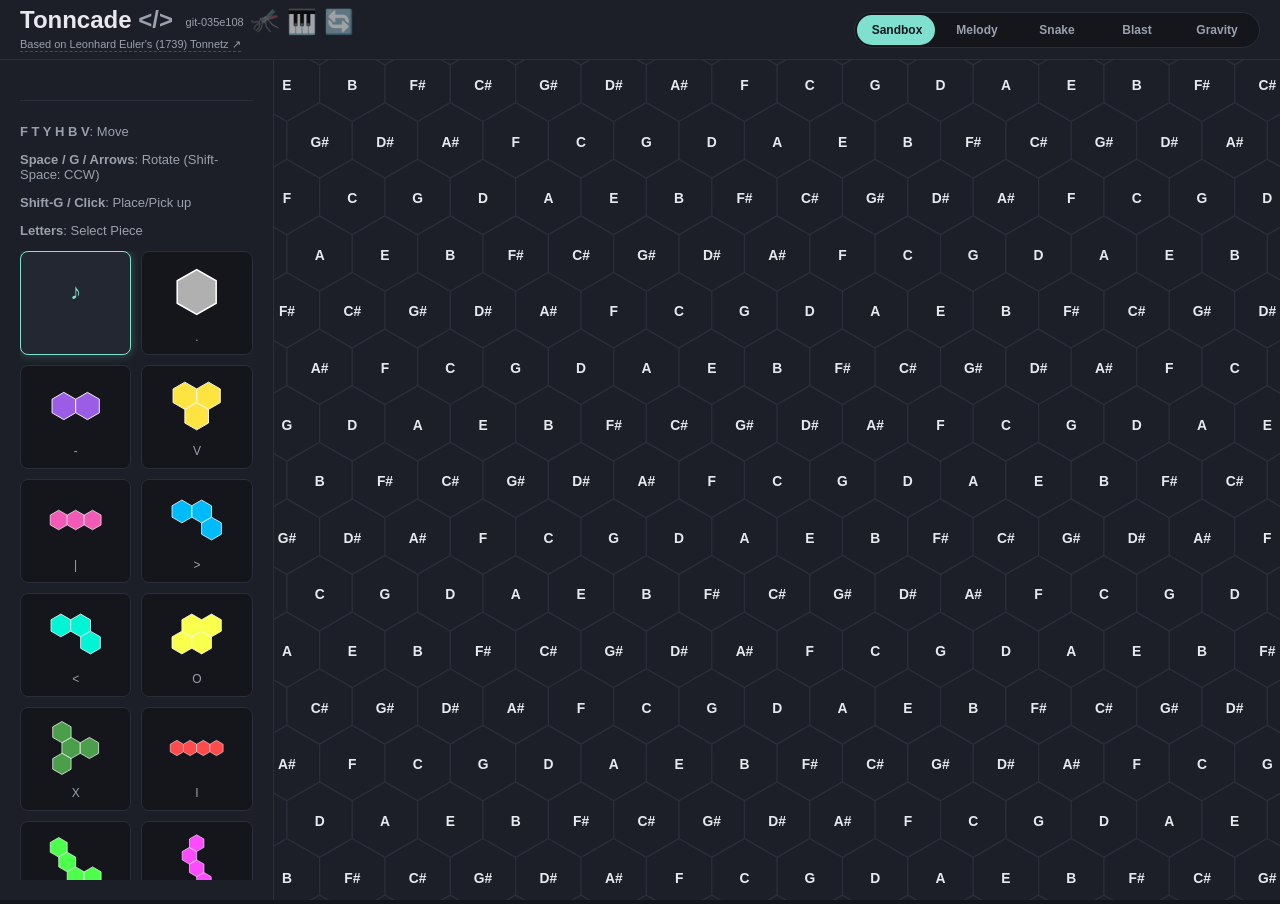
<file: index.html>
<!DOCTYPE html>
<html lang="en">
<!--
Copyright (C) 2026  Gregory Marton

This file is part of Tonncade. Tonncade is free software: you can redistribute it and/or
modify it under the terms of the GNU General Public License as published by the Free
Software Foundation, either version 3 of the License, or (at your option) any later version.
See the LICENSE file, or <https://www.gnu.org/licenses/gpl-3.0.html>, for details.
-->
<head>
    <meta charset="utf-8">
    <meta name="viewport" content="width=device-width, initial-scale=1, viewport-fit=cover">
    <title>Tonncade</title>
    <link rel="icon" type="image/svg+xml" href="favicon.svg">
    <link rel="manifest" href="manifest.json">
    <meta name="theme-color" content="#7fe0d0">
    <link rel="stylesheet" href="css/style.css">
</head>
<body>
    <div id="app">
        <header id="top-header">
            <div id="top-drawer">
                <div class="header-left" id="menu-toggle" style="display: flex; flex-direction: column; justify-content: center; gap: 2px;">
                    <h1 id="game-title" style="margin: 0; line-height: 1.1; font-size: 24px;">Tonncade
                        <a href="https://github.com/gregory-marton/Tonncade" target="_blank" rel="noopener noreferrer" id="see-the-code-link"
                           aria-label="View source code on GitHub" title="View source code on GitHub"
                           style="color: var(--dim); text-decoration: none; transition: color 0.15s ease;"
                           onmouseover="this.style.color='var(--accent)'"
                           onmouseout="this.style.color='var(--dim)'">&lt;/&gt; <span class="version-tag">local</span></a>
                        <a href="#" id="report-bug-link"
                           aria-label="Report a bug on GitHub" title="Report a bug on GitHub"
                           style="text-decoration: none; opacity: 0.6; transition: opacity 0.15s ease;"
                           onmouseover="this.style.opacity='1'"
                           onmouseout="this.style.opacity='0.6'">&#x1F99F;</a>
                        <button type="button" id="midi-connect-btn"
                           aria-label="Connect a MIDI keyboard" title="Connect a MIDI keyboard"
                           style="background: none; border: none; cursor: pointer; padding: 0; width: auto; font-size: 1em; opacity: 0.6; transition: opacity 0.15s ease; vertical-align: middle;"
                           onmouseover="this.style.opacity='1'"
                           onmouseout="this.style.opacity=this.classList.contains('connected') ? '1' : '0.6'">&#x1F3B9;</button>
                        <button type="button" id="rotate-view-btn"
                           aria-label="Rotate the Tonnetz view" title="Rotate the Tonnetz view"
                           style="background: none; border: none; cursor: pointer; padding: 0; width: auto; font-size: 1em; opacity: 0.6; transition: opacity 0.15s ease; vertical-align: middle;"
                           onmouseover="this.style.opacity='1'"
                           onmouseout="this.style.opacity='0.6'">&#x1F504;</button>
                    </h1>
                    <a href="https://en.wikipedia.org/wiki/Special:MyLanguage/Tonnetz" target="_blank" rel="noopener noreferrer"
                       style="color: var(--dim); font-size: 11px; text-decoration: none; border-bottom: 1px dashed rgba(255, 255, 255, 0.2); transition: color 0.15s ease; width: fit-content;"
                       onmouseover="this.style.color='var(--accent)'"
                       onmouseout="this.style.color='var(--dim)'">
                        Based on Leonhard Euler's (1739) Tonnetz ↗
                    </a>
                </div>
                <div id="mode-controls">
                    <div class="mode-slider">
                        <div class="mode-slider-active"></div>
                        <div class="mode-option active" data-mode="sandbox">Sandbox</div>
                        <div class="mode-option" data-mode="midi">Melody</div>
                        <div class="mode-option" data-mode="snake">Snake</div>
                        <div class="mode-option" data-mode="blast">Blast</div>
                        <div class="mode-option" data-mode="gravity">Gravity</div>
                    </div>
                </div>
                <div id="drawer-injected-tools" style="display: none; padding: 10px; border-top: 1px solid var(--border);"></div>
            </div>
            
            <div id="mobile-always-visible" class="mobile-only" style="width: 100%;">
                <div id="sandbox-mobile-tools" style="display: none;"></div>
                <div id="midi-mobile-tools" style="display: none;"></div>
            </div>
            
            <div id="drawer-handle" class="mobile-only"></div>
        </header>

        <div id="main-content">
            <aside id="sidebar">
                <div id="blast-stats" style="display: none;">
                    <div class="control-buttons">
                        <button id="blast-reset">Restart</button>
                    </div>
                    <div class="stats-panel">
                        <p>Lines: <span id="lines-count">0</span></p>
                        <p>Best: <span id="blast-best-count">0</span></p>
                    </div>
                </div>

                <!-- Gravity Mode Controls & Stats -->
                <div id="gravity-controls" style="display: none;">
                    <div class="control-buttons">
                        <button id="gravity-start-pause">Pause</button>
                        <button id="gravity-reset">Restart</button>
                    </div>
                    <div class="stats-panel">
                        <p>Lines: <span id="gravity-lines-count">0</span></p>
                        <p>Best: <span id="gravity-best-count">0</span></p>
                        <p>Speed: <span id="gravity-speed-level">1.0x</span></p>
                    </div>
                </div>

                <!-- MIDI Mode Controls & Stats -->
                <div id="midi-controls" style="display: none;">
                    <div id="midi-upload-group" class="control-group">
                        <label for="midi-file-input" class="custom-file-upload">
                            Upload MIDI File
                        </label>
                        <input id="midi-file-input" type="file" accept=".mid,.midi" style="display: none;" />
                        <span id="midi-filename">Default: Hot Cross Buns</span>
                    </div>
                    <!-- Chrome-only progressive enhancement (File System Access API) --
                         js/midi-folder.js shows this instead of #midi-upload-group above when
                         supported, so a folder of songs can be set once and browsed via a
                         dropdown instead of re-picking a single file every time. -->
                    <div id="midi-folder-group" class="control-group" style="display: none;">
                        <button type="button" id="midi-choose-folder-btn">Choose MIDI Folder</button>
                        <span id="midi-folder-status">Default: Hot Cross Buns</span>
                        <select id="midi-folder-files" style="display: none; margin-top: 6px; width: 100%; padding: 2px; background: rgba(0,0,0,0.5); color: white; border: 1px solid var(--border); border-radius: 4px;"></select>
                    </div>
                    <div id="midi-actions-group" class="control-buttons" style="margin-top: 10px; display: flex; flex-direction: column; gap: 8px;">
                        <div style="display: flex; gap: 10px; align-items: center;">
                            <label for="midi-difficulty" style="font-size: 13px;">Difficulty:</label>
                            <select id="midi-difficulty" style="flex: 1; padding: 2px; background: rgba(0,0,0,0.5); color: white; border: 1px solid var(--border); border-radius: 4px;">
                                <option value="easy" selected>Easy</option>
                                <option value="medium">Medium</option>
                                <option value="hard">Hard</option>
                            </select>
                        </div>
                        <div style="display: flex; gap: 8px; flex-direction: row; width: 100%;">
                            <button id="midi-play-preview" style="flex: 1;">Play Melody</button>
                            <button id="midi-game-restart" style="flex: 1;">Restart Game</button>
                        </div>
                    </div>
                    <div id="midi-stats-group" class="stats-panel" style="margin-top: 15px;">
                        <div id="midi-counts-row" style="display: flex; gap: 10px;">
                            <p>Current Streak: <span id="midi-current-streak">0</span></p>
                            <p>Longest Streak: <span id="midi-best-streak">0</span></p>
                        </div>
                        <p id="midi-game-status" style="font-size: 13px; color: var(--accent); margin-top: 10px; font-weight: bold; line-height: 1.4;">Listen to the notes...</p>
                        <p id="midi-note-list" style="font-size: 13px; color: var(--dim); margin-top: 4px; min-height: 18px; font-weight: bold;"></p>
                    </div>
                    <div id="midi-keyboard-instructions" class="desktop-only" style="margin-top: 15px; border-top: 1px solid var(--border); padding-top: 10px; font-size: 11px; color: var(--dim);">
                        <p style="margin: 0 0 5px 0;"><strong>Keyboard Play Controls:</strong></p>
                        <p style="margin: 2px 0;"><strong>Row 1-0</strong>: Number row</p>
                        <p style="margin: 2px 0;"><strong>Row q-p</strong>: Top letter row</p>
                        <p style="margin: 2px 0;"><strong>Row a-;</strong>: Middle letter row</p>
                        <p style="margin: 2px 0;"><strong>Row z-/</strong>: Bottom letter row</p>
                        <p style="margin: 2px 0;"><strong>Shift + Letters</strong>: Higher octaves</p>
                    </div>
                </div>

                <!-- Snake Mode Controls & Stats -->
                <div id="snake-controls" style="display: none;">
                    <div class="control-buttons" style="margin-top: 10px; display: flex; flex-direction: column; gap: 8px;">
                        <button id="snake-start-pause">Pause</button>
                        <button id="snake-reset">Restart</button>
                    </div>
                    <div class="stats-panel" style="margin-top: 15px;">
                        <p>Score: <span id="snake-score">0</span></p>
                        <p>Best: <span id="snake-best-score">0</span></p>
                    </div>
                    <div id="snake-keyboard-instructions" class="desktop-only" style="margin-top: 15px; border-top: 1px solid var(--border); padding-top: 10px; font-size: 11px; color: var(--dim);">
                        <p style="margin: 0 0 5px 0;"><strong>Keyboard Steering (surrounds G):</strong></p>
                        <p style="margin: 2px 0;"><strong>T</strong>: Up-Left (↖)</p>
                        <p style="margin: 2px 0;"><strong>Y</strong>: Up-Right (↗)</p>
                        <p style="margin: 2px 0;"><strong>F</strong>: Left (◀)</p>
                        <p style="margin: 2px 0;"><strong>H</strong>: Right (▶)</p>
                        <p style="margin: 2px 0;"><strong>V</strong>: Down-Left (↙)</p>
                        <p style="margin: 2px 0;"><strong>B</strong>: Down-Right (↘)</p>
                    </div>
                </div>

                <div id="palette">
                    <div id="piece-list"></div>
                </div>

                <!-- Sandbox Mode Chord Guide -->
                <div id="sandbox-guide" style="display: none; margin-top: 15px; border-top: 1px solid var(--border); padding-top: 15px;">
                    <h3 style="margin: 0 0 10px 0; font-size: 14px; color: var(--accent); display: flex; align-items: center; gap: 6px;">
                        <span>🎵</span> Chord Guide
                    </h3>
                    <div class="control-group" style="display: flex; gap: 6px; align-items: center;">
                        <select id="chord-guide-select" style="flex: 1; min-width: 0; padding: 6px; background: #1c202a; border: 1px solid var(--border); color: #fff; border-radius: 4px; font-family: monospace; font-size: 13px;">
                            <option value="">-- Choose a Chord --</option>
                            <optgroup label="Basic Chords" style="background: #1c202a; color: var(--accent);">
                                <option value="major">Major Triad</option>
                                <option value="minor">Minor Triad</option>
                                <option value="m7">Minor 7th</option>
                                <option value="maj7">Major 7th</option>
                                <option value="7">Dominant 7th</option>
                                <option value="5">Perfect Fifth</option>
                                <option value="sus4">Sus4 Triad</option>
                                <option value="sus2">Sus2 Triad</option>
                            </optgroup>
                            <optgroup label="Advanced & Jazz Chords" style="background: #1c202a; color: #f0b97f;">
                                <option value="mMaj7">Minor-Major 7th</option>
                                <option value="7b5">Dominant 7b5</option>
                                <option value="7#5">Augmented 7th (7#5)</option>
                                <option value="maj7#5">Augmented Major 7th</option>
                                <option value="add9">Major Add9</option>
                                <option value="madd9">Minor Add9</option>
                                <option value="7b9">Dominant 7b9 (shell)</option>
                                <option value="7#9">Dominant 7#9 (Hendrix)</option>
                                <option value="7sus2">7sus2 Chord</option>
                                <option value="quartal">Quartal Stack</option>
                            </optgroup>
                        </select>
                        <button id="chord-guide-reset" type="button" title="Clear chord guide" aria-label="Clear chord guide" style="display: none; flex-shrink: 0; width: 28px; height: 28px; padding: 0; border-radius: 4px; border: 1px solid var(--border); background: #1c202a; color: var(--dim); cursor: pointer; font-size: 14px; line-height: 1;">✕</button>
                    </div>
                    <div id="chord-guide-results" style="margin-top: 10px; font-size: 12px; color: var(--dim); line-height: 1.4;"></div>
                </div>

                <div id="controls">
                    <p class="desktop-only"><strong>F T Y H B V</strong>: Move</p>
                    <p class="desktop-only"><strong>Space / G / Arrows</strong>: Rotate (Shift-Space: CCW)</p>
                    <p id="placement-controls" class="desktop-only"><strong>Shift-G / Click</strong>: <span id="click-action">Place/Pick up</span></p>
                    <p id="sandbox-controls" class="desktop-only"><strong>Letters</strong>: Select Piece</p>
                </div>

                <!-- Mobile virtual controls pad: single row in portrait, split into two
                     clusters (with the down button duplicated on both sides) in landscape -->
                <div id="mobile-controls" style="display: none;">
                    <div class="gravity-pad-cluster gravity-pad-left">
                        <button id="m-btn-left" class="m-btn">◀</button>
                        <button id="m-btn-ccw" class="m-btn">↺</button>
                        <button id="m-btn-action" class="m-btn">▼</button>
                    </div>
                    <div class="gravity-pad-cluster gravity-pad-right">
                        <button id="m-btn-action-2" class="m-btn">▼</button>
                        <button id="m-btn-cw" class="m-btn">↻</button>
                        <button id="m-btn-right" class="m-btn">▶</button>
                    </div>
                </div>

                <!-- Snake mobile virtual controls pad: two thumb clusters, split left/right -->
                <div id="snake-mobile-controls" style="display: none;">
                    <div class="snake-pad-cluster snake-pad-left">
                        <button id="snake-btn-ul" class="m-btn" aria-label="Up-Left">↖</button>
                        <button id="snake-btn-left" class="m-btn" aria-label="Left">◀</button>
                        <button id="snake-btn-dl" class="m-btn" aria-label="Down-Left">↙</button>
                    </div>
                    <div class="snake-pad-cluster snake-pad-right">
                        <button id="snake-btn-ur" class="m-btn" aria-label="Up-Right">↗</button>
                        <button id="snake-btn-right" class="m-btn" aria-label="Right">▶</button>
                        <button id="snake-btn-dr" class="m-btn" aria-label="Down-Right">↘</button>
                    </div>
                </div>
            </aside>

            <main id="game-container">
                <svg id="tonnetz-svg"></svg>


            </main>
        </div>
    </div>

    <!-- Core Scripts -->
    <script src="js/version.js"></script>
    <script src="js/replay.js"></script>
    <script src="js/tonnetz.js"></script>
    <script src="js/synth.js"></script>
    <script src="js/pieces.js"></script>
    <script src="js/board.js"></script>
    <script src="js/render.js"></script>
    <script src="js/sandbox.js"></script>
    <script src="js/blast.js"></script>
    <script src="js/gravity.js"></script>
    <script src="js/midi.js"></script>
    <script src="js/midi-folder.js"></script>
    <script src="js/midi-input.js"></script>
    <script src="js/snake.js"></script>
    <script src="js/main.js"></script>
</body>
</html>
</file>
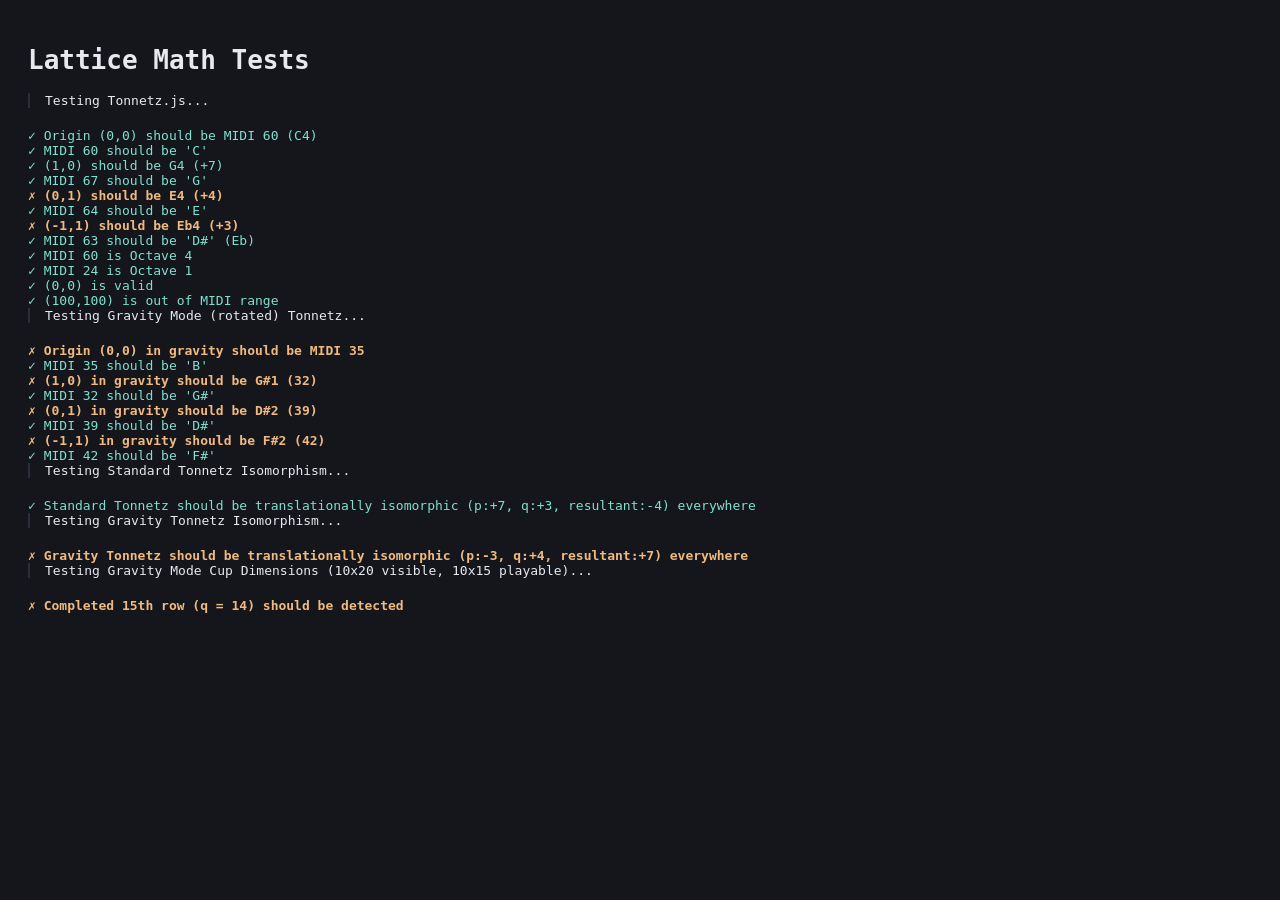
<file: tests/test.html>
<!DOCTYPE html>
<html>
<head>
    <title>Tonncade - Unit Tests</title>
    <style>
        body { font-family: monospace; background: #14161c; color: #e7e9ee; padding: 20px; }
        .pass { color: #7fe0d0; }
        .fail { color: #f0b97f; font-weight: bold; }
        .group { margin-bottom: 20px; border-left: 2px solid #2a2e3a; padding-left: 15px; }
    </style>
</head>
<body>
    <h1>Lattice Math Tests</h1>
    <div id="results"></div>

    <!-- Mock DOM elements for App setup -->
    <div style="display:none;">
        <svg id="tonnetz-svg"></svg>
        <div id="puzzle-stats"></div>
        <div id="chop-controls"></div>
        <div id="click-action"></div>
        <div class="mode-slider-active"></div>
        <div class="mode-option" data-mode="midi"></div>
        <div class="mode-option" data-mode="chop"></div>
        <div class="mode-option" data-mode="snake"></div>
        <div class="mode-option" data-mode="puzzle"></div>
        <div class="mode-option" data-mode="gravity"></div>
        <div id="mobile-controls"></div>
        <div id="gravity-controls"></div>
        <div id="midi-controls"></div>
        <div id="snake-controls"></div>
        <div id="placement-controls"></div>
        <button id="m-btn-ccw"></button>
        <button id="m-btn-cw"></button>
        <button id="m-btn-ul"></button>
        <button id="m-btn-ur"></button>
        <button id="m-btn-left"></button>
        <button id="m-btn-right"></button>
        <button id="m-btn-dl"></button>
        <button id="m-btn-dr"></button>
        <button id="m-btn-action"></button>
        <!-- MIDI mode stats -->
        <span id="midi-current-streak"></span>
        <span id="midi-best-streak"></span>
        <span id="midi-game-status"></span>
        <!-- Snake mode stats -->
        <span id="snake-score"></span>
        <span id="snake-best-score"></span>
        <span id="snake-game-status"></span>
        <!-- Gravity mode stats -->
        <span id="gravity-lines-count"></span>
        <span id="gravity-best-count"></span>
        <span id="gravity-speed-level"></span>
    </div>

    <!-- Core Scripts -->
    <script src="../js/version.js"></script>
    <script src="../js/tonnetz.js"></script>
    <script src="../js/synth.js"></script>
    <script src="../js/pieces.js"></script>
    <script src="../js/board.js"></script>
    <script src="../js/render.js"></script>
    <script src="../js/chop.js"></script>
    <script src="../js/puzzle.js"></script>
    <script src="../js/gravity.js"></script>
    <script src="../js/midi.js"></script>
    <script src="../js/snake.js"></script>
    <script src="../js/main.js"></script>
    <script>
        // Override onload so we can run App.init manually in a controlled test case
        window.onload = null;
    </script>
    <script>
        const results = document.getElementById('results');
        function log(msg, type = '') {
            const div = document.createElement('div');
            div.className = type;
            div.textContent = msg;
            results.appendChild(div);
        }

        function assert(condition, message) {
            if (condition) {
                log('✓ ' + message, 'pass');
                return true;
            } else {
                log('✗ ' + message, 'fail');
                return false;
            }
        }

        // Test Tonnetz Math
        log('Testing Tonnetz.js...', 'group');
        
        // C4 at (0,0)
        assert(Tonnetz.getMidi(0, 0) === 60, "Origin (0,0) should be MIDI 60 (C4)");
        assert(Tonnetz.getNoteName(60) === 'C', "MIDI 60 should be 'C'");
        
        // Fifths axis
        assert(Tonnetz.getMidi(1, 0) === 67, "(1,0) should be G4 (+7)");
        assert(Tonnetz.getNoteName(67) === 'G', "MIDI 67 should be 'G'");
        
        // Major Thirds axis
        assert(Tonnetz.getMidi(0, 1) === 64, "(0,1) should be E4 (+4)");
        assert(Tonnetz.getNoteName(64) === 'E', "MIDI 64 should be 'E'");
        
        // Minor Thirds axis (resultant)
        const min3 = Tonnetz.getMidi(-1, 1);
        assert(min3 === 63, "(-1,1) should be Eb4 (+3)");
        assert(Tonnetz.getNoteName(63) === 'D#', "MIDI 63 should be 'D#' (Eb)");

        // Octaves
        assert(Tonnetz.getOctave(60) === 4, "MIDI 60 is Octave 4");
        assert(Tonnetz.getOctave(24) === 1, "MIDI 24 is Octave 1");

        // Bounds
        assert(Tonnetz.isValid(0, 0) === true, "(0,0) is valid");
        assert(Tonnetz.isValid(100, 100) === false, "(100,100) is out of MIDI range");

        // Test Gravity Mode (rotated)
        log('Testing Gravity Mode (rotated) Tonnetz...', 'group');
        window.App = { currentMode: 'gravity' };
        
        // Origin (0,0) should be MIDI 35
        assert(Tonnetz.getMidi(0, 0) === 35, "Origin (0,0) in gravity should be MIDI 35");
        assert(Tonnetz.getNoteName(35) === 'B', "MIDI 35 should be 'B'");
        
        // p-axis (horizontal) step right (1,0) should be -3 semitones (32)
        assert(Tonnetz.getMidi(1, 0) === 32, "(1,0) in gravity should be G#1 (32)");
        assert(Tonnetz.getNoteName(32) === 'G#', "MIDI 32 should be 'G#'");
        
        // q-axis (up-right) step (0,1) should be +4 semitones (39)
        assert(Tonnetz.getMidi(0, 1) === 39, "(0,1) in gravity should be D#2 (39)");
        assert(Tonnetz.getNoteName(39) === 'D#', "MIDI 39 should be 'D#'");
        
        // resultant (up-left) step (-1,1) should be +7 semitones (42)
        assert(Tonnetz.getMidi(-1, 1) === 42, "(-1,1) in gravity should be F#2 (42)");
        assert(Tonnetz.getNoteName(42) === 'F#', "MIDI 42 should be 'F#'");

        // Test Isomorphism for Standard Mode
        log('Testing Standard Tonnetz Isomorphism...', 'group');
        let standardIsomorphic = true;
        for (let p = -20; p <= 20; p++) {
            for (let q = -20; q <= 20; q++) {
                const base = Tonnetz.getMidi(p, q);
                if (Tonnetz.getMidi(p + 1, q) - base !== 7 ||
                    Tonnetz.getMidi(p, q + 1) - base !== 3 ||
                    Tonnetz.getMidi(p - 1, q + 1) - base !== -4) {
                    standardIsomorphic = false;
                    break;
                }
            }
        }
        assert(standardIsomorphic === true, "Standard Tonnetz should be translationally isomorphic (p:+7, q:+3, resultant:-4) everywhere");

        // Test Isomorphism for Gravity Mode
        log('Testing Gravity Tonnetz Isomorphism...', 'group');
        window.App = { currentMode: 'gravity' };
        let gravityIsomorphic = true;
        for (let p = -20; p <= 20; p++) {
            for (let q = -20; q <= 20; q++) {
                const base = Tonnetz.getMidi(p, q);
                if (Tonnetz.getMidi(p + 1, q) - base !== -3 ||
                    Tonnetz.getMidi(p, q + 1) - base !== 4 ||
                    Tonnetz.getMidi(p - 1, q + 1) - base !== 7) {
                    gravityIsomorphic = false;
                    break;
                }
            }
        }
        assert(gravityIsomorphic === true, "Gravity Tonnetz should be translationally isomorphic (p:-3, q:+4, resultant:+7) everywhere");
        delete window.App;

        // Test Gravity Mode Cup Height (10 columns, 20 rows visible, 15 rows playable)
        log('Testing Gravity Mode Cup Dimensions (10x20 visible, 10x15 playable)...', 'group');
        
        // Mock cells
        Board.cells.clear();
        
        // Fill a complete row at q = 14 (the 15th row, top of playable cup)
        const rowQ = 14;
        const line = [];
        for (let col = -5; col <= 4; col++) {
            const p = col - Math.floor(rowQ / 2);
            Board.cells.set(`${p},${rowQ}`, { type: 'I', color: '#ffffff' });
            line.push({ p, q: rowQ });
        }
        
        const fullLines = Board.findFullLines();
        assert(fullLines.length === 1, "Completed 15th row (q = 14) should be detected");
        assert(fullLines[0].length === 10, "Row width should be 10 cells");
        
        // Fill a row at q = 15 (which is in the buffer/spawn zone, so it shouldn't clear)
        Board.cells.clear();
        const bufferQ = 15;
        for (let col = -5; col <= 4; col++) {
            const p = col - Math.floor(bufferQ / 2);
            Board.cells.set(`${p},${bufferQ}`, { type: 'I', color: '#ffffff' });
        }
        const fullLinesBuffer = Board.findFullLines();
        assert(fullLinesBuffer.length === 0, "Row in spawn zone (q = 15) should NOT be detected as a clearable line");
        
        Board.cells.clear();

        // Clean up mock
        delete window.App;

        // Test Pieces
        log('Testing Pieces.js...', 'group');
        
        assert(Pieces.TYPES['.'].cells.length === 1, "Solo piece '.' should have 1 cell");
        assert(Pieces.TYPES['-'].cells.length === 2, "Dimino '-' should have 2 cells");
        assert(Pieces.TYPES['|'].cells.length === 3, "Trimino '|' should have 3 cells");
        assert(Pieces.TYPES['>'].cells.length === 3, "Trimino '>' should have 3 cells");
        assert(Pieces.TYPES['<'].cells.length === 3, "Trimino '<' should have 3 cells");
        assert(Pieces.TYPES['V'].cells.length === 3, "Trimino 'V' should have 3 cells");

        const bar = Pieces.TYPES['I'].cells;
        assert(bar.length === 4, "Bar piece should have 4 cells");
        
        // Rotate Bar
        const barRotated = Pieces.rotate(bar);
        assert(barRotated[2].p === 0 && barRotated[2].q === 1, "Rotation: (1,0) should become (0,1)");
        
        const midisOrig = bar.map(c => Tonnetz.getMidi(c.p, c.q));
        const midisRot = barRotated.map(c => Tonnetz.getMidi(c.p, c.q));
        
        assert(midisOrig[1] - midisOrig[0] === 7, "Original Bar is fifths (+7)");
        assert(midisRot[1] - midisRot[0] === 4, "Rotated Bar is major thirds (+4)");
        
        const barRotated2 = Pieces.rotate(barRotated);
        const midisRot2 = barRotated2.map(c => Tonnetz.getMidi(c.p, c.q));
        assert(midisRot2[1] - midisRot2[0] === 3, "Double Rotated Bar is minor thirds (+3)");

        // Test Tonnetz.analyzeChord
        log('Testing Tonnetz.analyzeChord...', 'group');
        assert(Tonnetz.analyzeChord([60]) === null, "Single note [60] should return null");
        assert(Tonnetz.analyzeChord([60, 61, 62]) === null, "Unnamed combination [60, 61, 62] should return null");
        assert(Tonnetz.analyzeChord([60, 67]) === 'C 5 (Fifth) / G 4th', "Fifth [60, 67] should be analyzed as 'C 5 (Fifth) / G 4th'");
        assert(Tonnetz.analyzeChord([67, 74]) === 'G 5 (Fifth) / D 4th', "Fifth [67, 74] (G & D) should be analyzed as 'G 5 (Fifth) / D 4th'");
        assert(Tonnetz.analyzeChord([74, 67]) === 'G 5 (Fifth) / D 4th', "Inverted Fifth [74, 67] (D & G) should be analyzed as 'G 5 (Fifth) / D 4th'");
        assert(Tonnetz.analyzeChord([60, 64, 67]) === 'C Major', "Major triad [60, 64, 67] should be analyzed as 'C Major'");
        assert(Tonnetz.analyzeChord([60, 63, 67]) === 'C Minor', "Minor triad [60, 63, 67] should be analyzed as 'C Minor'");
        assert(Tonnetz.analyzeChord([62, 65, 72]) === 'D m7 (shell)', "D F C [62, 65, 72] should be analyzed as 'D m7 (shell)'");
        assert(Tonnetz.analyzeChord([60, 64, 67, 71]) === 'C Maj7', "Major 7th chord [60, 64, 67, 71] should be analyzed as 'C Maj7'");
        assert(Tonnetz.analyzeChord([57, 60, 64, 67]) === 'A m7 / C 6', "Minor 7th chord [57, 60, 64, 67] should be analyzed as 'A m7 / C 6'");

        // Test Tonnetz.analyzeAllChords
        log('Testing Tonnetz.analyzeAllChords...', 'group');
        const susAll = Tonnetz.analyzeAllChords([60, 67, 74]);
        assert(susAll.includes('C Sus2') && susAll.includes('G Sus4'), "C-G-D should return both C Sus2 and G Sus4");
        const pentAll = Tonnetz.analyzeAllChords([60, 67, 74, 81]);
        assert(pentAll.includes('C Pentatonic Stack'), "C-G-D-A should return C Pentatonic Stack");
        const m7b5All = Tonnetz.analyzeAllChords([57, 60, 63, 67]);
        assert(m7b5All.includes('A m7b5'), "A-C-Eb-G should return A m7b5");
        const sus7All = Tonnetz.analyzeAllChords([60, 65, 67, 70]);
        assert(sus7All.includes('C 7sus4'), "C-F-G-Bb should return C 7sus4");
        const mMaj7All = Tonnetz.analyzeAllChords([60, 63, 67, 71]);
        assert(mMaj7All.includes('C m(Maj7)'), "C-Eb-G-B should return C m(Maj7)");
        const quartalAll = Tonnetz.analyzeAllChords([60, 63, 65, 70]);
        assert(quartalAll.includes('C Quartal Stack'), "C-Eb-F-Bb should return C Quartal Stack");

        // Test App initialization and setMode crash prevention
        log('Testing App initialization...', 'group');
        window.App = App;
        try {
            App.init();
            log('✓ App.init() succeeded without crash', 'pass');
        } catch (err) {
            log('✗ App.init() failed with crash: ' + err.message, 'fail');
        }

        log('Lattice math and piece tests complete.');
    </script>
</body>
</html>
</file>
<file: css/style.css>
/*
Copyright (C) 2026  Gregory Marton

This file is part of Tonncade. Tonncade is free software: you can redistribute it and/or
modify it under the terms of the GNU General Public License as published by the Free
Software Foundation, either version 3 of the License, or (at your option) any later version.
See the LICENSE file, or <https://www.gnu.org/licenses/gpl-3.0.html>, for details.
*/

:root {
    --bg: #14161c;
    --panel: #1c1f28;
    --border: #2a2e3a;
    --text: #e7e9ee;
    --dim: #9aa0ad;
    --accent: #7fe0d0;
    /* Real device chrome (e.g. iOS Safari's address bar / tab-switcher row) can cover far more
       of the bottom viewport than the home-indicator safe area alone accounts for, so this
       combines a generous static floor with env(safe-area-inset-bottom) on top for the rest. */
    --mobile-pad-safe-bottom: calc(80px + env(safe-area-inset-bottom, 0px));
}

body {
    margin: 0;
    background: var(--bg);
    color: var(--text);
    font-family: -apple-system, BlinkMacSystemFont, "Segoe UI", Roboto, Helvetica, Arial, sans-serif;
    overflow: hidden;
}

#app {
    display: flex;
    flex-direction: column;
    width: 100vw;
    height: 100vh;
}

#top-header {
    height: 60px;
    background: var(--panel);
    border-bottom: 1px solid var(--border);
    display: flex;
    justify-content: space-between;
    align-items: center;
    padding: 0 20px;
    box-sizing: border-box;
    z-index: 15;
}

#top-drawer {
    display: flex;
    flex-direction: row;
    justify-content: space-between;
    align-items: center;
    width: 100%;
}

#main-content {
    display: flex;
    flex-direction: row;
    flex-grow: 1;
    height: calc(100vh - 60px);
    width: 100%;
}

.mobile-only {
    display: none !important;
}

#sidebar {
    width: 300px;
    height: 100%;
    background: var(--panel);
    border-right: 1px solid var(--border);
    display: flex;
    flex-direction: column;
    padding: 20px;
    box-sizing: border-box;
    z-index: 10;
}

h1 { font-size: 20px; margin: 0; }
.mode-tag {
    font-size: 11px;
    font-weight: bold;
    color: var(--accent);
    background: #1f3a3a;
    padding: 2px 8px;
    border-radius: 4px;
    display: inline-block;
    margin-bottom: 20px;
}

#palette {
    flex-grow: 1;
    overflow-y: auto;
}

#piece-list {
    display: grid;
    grid-template-columns: repeat(2, 1fr);
    gap: 10px;
}

.piece-item {
    background: var(--bg);
    border: 1px solid var(--border);
    border-radius: 8px;
    padding: 10px;
    cursor: pointer;
    text-align: center;
    transition: all 0.2s;
}

.piece-item:hover {
    border-color: var(--accent);
    transform: translateY(-2px);
}

.piece-item.selected {
    border-color: var(--accent);
    box-shadow: 0 0 10px rgba(127, 224, 208, 0.3);
    background: #232731;
    position: relative;
}

/* A distinct, always-visible tap target for "place the candidate here" — only shown on the
   currently-selected carousel item. Deliberately a real button, not a gesture, so it needs no
   timing precision or stillness (unlike the double-tap/hold gestures this replaced) and can't
   be confused with dragging the item. */
.piece-item .place-wedge {
    display: none;
}

.piece-item.selected .place-wedge {
    display: flex;
    align-items: center;
    justify-content: center;
    position: absolute;
    left: 0;
    right: 0;
    bottom: 0;
    height: 22px;
    background: var(--accent);
    color: var(--bg);
    font-size: 13px;
    line-height: 1;
    border-bottom-left-radius: 7px;
    border-bottom-right-radius: 7px;
    cursor: pointer;
}

/* The always-present note-play tool entry — same card treatment as a real piece, minus the
   preview/name/wedge, so it never scrolls out of a predictable, fixed first position. */
.note-tool-glyph {
    font-size: 22px;
    color: var(--dim);
    line-height: 60px; /* matches .piece-preview's height so the card keeps a consistent size */
}

.piece-item.note-tool-item.selected .note-tool-glyph {
    color: var(--accent);
}

.piece-preview {
    width: 100%;
    height: 60px;
    margin-bottom: 4px;
}

.piece-name {
    font-size: 12px;
    color: var(--dim);
}

#controls {
    margin-top: 20px;
    font-size: 13px;
    color: var(--dim);
    border-top: 1px solid var(--border);
    padding-top: 10px;
}

#game-container {
    flex-grow: 1;
    position: relative;
    cursor: crosshair;
}

svg {
    width: 100%;
    height: 100%;
}

#tonnetz-svg {
    touch-action: none;
}

.cell {
    transition: fill 0.1s;
}

.cell:hover {
    fill: #2a2e3a;
}

.note-label {
    fill: var(--text);
    font-size: 11px;
    font-weight: bold;
    pointer-events: none;
    user-select: none;
}

.ghost {
    pointer-events: none;
    opacity: 0.6;
}

.placed-piece {
    stroke-width: 2px;
}

#mode-controls {
    margin-bottom: 0;
}

/* Mode Slider Segmented Control */
.mode-slider {
    position: relative;
    display: flex;
    background: var(--bg);
    border: 1px solid var(--border);
    border-radius: 20px;
    padding: 2px;
    cursor: pointer;
    user-select: none;
    width: 400px;
}

.mode-option {
    flex: 1;
    text-align: center;
    padding: 8px 0;
    font-size: 12px;
    font-weight: bold;
    color: var(--dim);
    z-index: 2;
    transition: color 0.2s ease;
}

.mode-option:hover {
    color: var(--text);
}

.mode-option.active {
    color: var(--bg);
}

.mode-slider-active {
    position: absolute;
    top: 2px;
    bottom: 2px;
    left: 2px;
    width: calc(20% - 2.666px); /* 1/5 minus padding adjustments */
    background: var(--accent);
    border-radius: 18px;
    z-index: 1;
    transition: transform 0.25s cubic-bezier(0.4, 0, 0.2, 1);
}

/* Custom styles for MIDI mode */
.custom-file-upload {
    display: block;
    text-align: center;
    background: var(--accent);
    color: var(--bg);
    padding: 10px 14px;
    border-radius: 6px;
    font-weight: bold;
    cursor: pointer;
    margin-bottom: 5px;
    transition: opacity 0.2s;
}

.custom-file-upload:hover {
    opacity: 0.9;
}

#midi-filename {
    font-size: 11px;
    color: var(--dim);
    display: block;
    text-align: center;
    margin-bottom: 12px;
    word-break: break-all;
}

#midi-connect-btn.connected {
    opacity: 1;
    filter: drop-shadow(0 0 3px var(--accent));
}

.cell.active-note {
    fill: var(--accent) !important;
    stroke: white !important;
    stroke-width: 2.5px !important;
    transition: fill 0.05s ease-out, stroke 0.05s ease-out;
}

.qwerty-label {
    fill: #727b8e;
    font-size: 8px;
    font-weight: bold;
    pointer-events: none;
    user-select: none;
}

/* Custom styles for Snake mode */
@keyframes segment-bounce {
    0% {
        transform: scale(1.0);
    }
    30% {
        transform: scale(1.35); /* Scale up */
    }
    100% {
        transform: scale(1.0);
    }
}

.cell.active-segment {
    fill: #ffffff !important;
    stroke: #7fe0d0 !important;
    stroke-width: 3.5px !important;
    transform-origin: center;
    transform-box: fill-box;
    animation: segment-bounce 0.3s cubic-bezier(0.175, 0.885, 0.32, 1.275) forwards;
}

button {
    background: var(--accent);
    color: var(--bg);
    border: none;
    padding: 8px 12px;
    border-radius: 6px;
    font-weight: bold;
    cursor: pointer;
    width: 100%;
}

button:hover {
    opacity: 0.9;
}

#blast-stats {
    background: var(--panel);
    padding: 10px;
    border: 1px solid var(--border);
    border-radius: 8px;
    margin-bottom: 20px;
}

#blast-stats p {
    margin: 0;
    font-size: 14px;
}

.next-item {
    border-color: var(--border);
    cursor: default;
}

.next-item:hover {
    transform: none;
}

.active-item {
    position: relative;
    border-color: var(--accent);
    box-shadow: 0 0 8px rgba(127, 224, 208, 0.3);
}

.active-item-arrow {
    position: absolute;
    top: 2px;
    left: 50%;
    transform: translateX(-50%);
    font-size: 14px;
    line-height: 1;
    color: var(--accent);
    text-shadow: 0 0 4px rgba(0, 0, 0, 0.9);
    pointer-events: none;
    z-index: 2;
}

/* Snake's two-cluster D-Pad — shared structure regardless of orientation; the mobile
   media queries below only override which edges it's pinned to (bottom in portrait,
   left+right full-height in landscape). display:none/flex is toggled inline by JS. */
#snake-mobile-controls {
    position: absolute;
    left: 10px;
    right: 10px;
    z-index: 100;
    justify-content: space-between;
    pointer-events: none; /* let taps in the empty middle pass through to the board */
}

.snake-pad-cluster {
    display: flex;
    flex-direction: column;
    gap: 8px;
    pointer-events: auto;
}

.snake-pad-cluster .m-btn {
    width: 48px;
    height: 48px;
    font-size: 18px;
    background: rgba(20, 22, 28, 0.9);
    backdrop-filter: blur(10px);
    -webkit-backdrop-filter: blur(10px);
    box-shadow: 0 4px 16px rgba(0, 0, 0, 0.6);
}

#gravity-controls {
    margin-bottom: 20px;
}

.control-buttons {
    display: flex;
    gap: 10px;
    margin-bottom: 15px;
}

.control-buttons button {
    flex: 1;
    padding: 6px 10px;
    font-size: 13px;
}

.stats-panel {
    background: var(--panel);
    padding: 10px;
    border: 1px solid var(--border);
    border-radius: 8px;
}

.stats-panel p {
    margin: 0;
    font-size: 14px;
}

.stats-panel p:not(:last-child) {
    margin-bottom: 8px;
}

.version-tag {
    font-size: 11px;
    color: var(--dim);
    font-weight: normal;
    margin-left: 6px;
    vertical-align: middle;
}

/* Mobile virtual controller buttons styling. position/left/right/z-index are harmless on
   desktop (the element is always display:none there — see setupMobileControls) but must be
   set here, not just in one of the mobile media queries below, so both portrait and
   landscape actually get them (each only overrides what differs between the two). */
#mobile-controls {
    position: absolute;
    left: 10px;
    right: 10px;
    z-index: 100;
    margin-top: auto;
    display: flex;
    flex-direction: column;
    gap: 8px;
    background: var(--bg);
    padding: 10px;
    border-radius: 8px;
    border: 1px solid var(--border);
}

/* Shared floating-overlay chrome for stats/queue panels, applying to BOTH mobile
   breakpoints (portrait and landscape) — the per-orientation media queries below only
   override the properties that genuinely differ (top/left/right/bottom/sizing). Without
   this, position:absolute (and everything else here) only existed inside the portrait-only
   block, so these panels fell back to position:static — and effectively broke — in
   landscape, the same root cause fixed for #mobile-controls/#snake-mobile-controls earlier. */
@media (max-width: 767px), (max-width: 950px) and (orientation: landscape) {
    #blast-stats, #gravity-controls, #snake-controls {
        position: absolute;
        top: 10px;
        left: 10px;
        z-index: 100;
        background: rgba(20, 22, 28, 0.85);
        backdrop-filter: blur(10px);
        -webkit-backdrop-filter: blur(10px);
        border: 1px solid var(--border);
        border-radius: 8px;
        padding: 8px 12px;
        font-family: monospace;
        color: #fff;
        margin-top: 0 !important;
        pointer-events: none;
        display: flex;
        flex-direction: column;
        gap: 4px;
        box-shadow: 0 4px 12px rgba(0, 0, 0, 0.5);
        /* An auto-width absolutely-positioned box grows to fit its widest unwrapped line —
           without this, Snake's "Game Over! Click Restart to play again." message drags the
           whole panel (and its flex:1 buttons) out to that message's full width instead of
           wrapping, ballooning it over a third of the board. */
        max-width: 200px;
        box-sizing: border-box;
    }

    #palette.floating-queue {
        position: absolute;
        z-index: 100;
        background: rgba(20, 22, 28, 0.85);
        backdrop-filter: blur(10px);
        -webkit-backdrop-filter: blur(10px);
        border: 1px solid var(--border);
        border-radius: 8px;
        padding: 8px 10px;
        box-shadow: 0 4px 12px rgba(0, 0, 0, 0.5);
    }

    /* Compact text/button sizing for the stats/controls overlays. Landscape previously fell
       back to full desktop button sizing here (no override existed outside the portrait-only
       block below), ballooning #snake-controls/#gravity-controls over a third of the board. */
    #blast-stats p, #gravity-controls p, #midi-controls p, #snake-controls p {
        margin: 2px 0;
        font-size: 12px;
        font-weight: bold;
    }

    #blast-stats *, #gravity-controls *, #midi-controls *, #snake-controls * {
        pointer-events: auto;
    }

    #blast-stats .control-buttons, #gravity-controls .control-buttons, #snake-controls .control-buttons {
        display: flex;
        flex-direction: row !important;
        gap: 6px;
        margin-top: 4px;
    }

    #blast-stats button, #gravity-controls button, #snake-controls button {
        padding: 4px 8px;
        font-size: 11px;
        height: 24px;
        /* The global `button { width: 100% }` rule sets flex-basis:auto's resolved value, so
           flex:none alone doesn't stop these from stretching — width must be overridden too. */
        flex: none;
        width: auto;
    }

    #midi-controls {
        position: absolute;
        z-index: 100;
        background: rgba(20, 22, 28, 0.9);
        backdrop-filter: blur(10px);
        -webkit-backdrop-filter: blur(10px);
        border-bottom: 1px solid var(--border);
        padding: 10px;
        box-sizing: border-box;
        font-family: monospace;
        color: #fff;
        margin-top: 0 !important;
        display: flex;
        flex-direction: column;
        gap: 8px;
        box-shadow: 0 4px 12px rgba(0, 0, 0, 0.5);
        pointer-events: none;
    }
}

.mobile-control-row {
    display: flex;
    gap: 8px;
    justify-content: center;
}

.m-btn {
    flex: 1;
    height: 44px;
    background: #2a2e3a;
    color: var(--text);
    border: 1px solid var(--border);
    border-radius: 6px;
    font-size: 16px;
    font-weight: bold;
    display: flex;
    align-items: center;
    justify-content: center;
    cursor: pointer;
    user-select: none;
    touch-action: manipulation;
}

/* Persistent indicator of Snake's current next-direction, distinct from the momentary
   :active press feedback below. */
.m-btn.active-direction {
    border-color: var(--accent);
    box-shadow: 0 0 0 2px var(--accent) inset;
}

.m-btn:active {
    background: var(--accent);
    color: var(--bg);
}

.m-btn.long {
    background: var(--accent);
    color: var(--bg);
}

/* Responsive UI: Stacks side-by-side components on mobile phones */
@media (max-width: 767px) {
    #top-header {
        height: auto;
        flex-direction: column;
        align-items: stretch;
        padding: 0;
        gap: 0;
        background: var(--panel);
        border-bottom: 1px solid var(--border);
        position: relative;
        z-index: 120;
    }

    #top-drawer {
        display: flex;
        flex-direction: column;
        max-height: 0;
        overflow: hidden;
        transition: max-height 0.3s ease;
        background: var(--bg);
        border-bottom: 1px solid var(--border);
    }

    .header-left {
        display: flex;
        flex-direction: row;
        justify-content: center;
        align-items: center;
        padding: 10px;
        text-align: center;
    }

    .header-left a {
        display: none; /* Hide the wikipedia link on mobile */
    }

    #report-bug-link {
        display: inline; /* Exception: mobile is exactly where this link matters most, since
                             there's no console access without a second, tethered computer. */
    }

    #mode-controls {
        width: 100%;
        overflow-x: auto;
        -webkit-overflow-scrolling: touch;
        display: flex;
        justify-content: flex-start;
        padding: 4px 10px;
        scrollbar-width: none;
    }

    #mode-controls::-webkit-scrollbar {
        display: none;
    }

    .mode-slider {
        width: 480px;
        flex: 0 0 480px;
    }

    #top-drawer.expanded {
        max-height: 400px;
        overflow-y: auto;
    }

    #drawer-handle {
        width: 100%;
        height: 20px;
        display: flex;
        justify-content: center;
        align-items: center;
        background: transparent;
        cursor: ns-resize;
        touch-action: none; /* Prevent scrolling when dragging */
    }

    #drawer-handle::after {
        content: '';
        width: 40px;
        height: 4px;
        background: var(--dim);
        border-radius: 2px;
        opacity: 0.6;
    }

    #sandbox-mobile-tools #palette {
        overflow-y: hidden;
        overflow-x: auto;
        padding-bottom: 5px;
        flex-grow: 0;
        -webkit-overflow-scrolling: touch;
        touch-action: pan-x; /* Allow native horizontal scrolling */
    }

    #sandbox-mobile-tools #piece-list {
        display: flex;
        flex-direction: row;
        gap: 10px;
        width: max-content;
    }

    #sandbox-mobile-tools .piece-item {
        width: 60px;
        padding: 5px;
        flex-shrink: 0;
    }
    
    #sandbox-mobile-tools .piece-preview {
        height: 40px;
    }

    #sandbox-mobile-tools .note-tool-glyph {
        line-height: 40px;
    }

    #sandbox-mobile-tools .piece-name {
        font-size: 10px;
    }

    #mode-controls {
        height: auto;
        padding: 10px;
        align-items: center;
        width: 100%;
        box-sizing: border-box;
    }

    #sandbox-mobile-tools, #midi-mobile-tools {
        padding: 0 10px 10px 10px;
        border-top: 1px solid var(--border);
        display: flex;
        flex-direction: column;
        gap: 10px;
        min-width: 0; /* Allow this flex row-item to shrink to its container's width instead of
                         growing to fit the carousel's full unscrolled content width */
    }

    /* Chord guide dropdown always-visible on mobile */
    #sandbox-mobile-tools #chord-guide-select {
        flex: 1;
        min-width: 0;
        padding: 6px;
        background: #1c202a;
        border: 1px solid var(--border);
        color: #fff;
        border-radius: 4px;
        font-family: monospace;
        font-size: 13px;
        touch-action: manipulation;
    }

    #sandbox-mobile-tools #chord-guide-results {
        font-size: 12px;
        color: var(--dim);
        line-height: 1.4;
        max-height: 150px;
        overflow-y: auto;
    }

    #sandbox-mobile-tools h3 {
        display: none !important;
    }

    #main-content {
        position: relative; /* Containing block for floating overlays like #blast-stats and
                                .floating-queue — without this they fall back to the viewport
                                and land near/behind the header instead of over the board. */
        flex-direction: column;
        height: calc(100dvh - 40px);
    }

    #sidebar {
        display: contents;
    }

    #game-container {
        position: relative;
        height: 0;
        flex-grow: 1;
        width: 100%;
        overflow: hidden;
    }

    h1 {
        font-size: 18px;
    }

    /* Floating Stats Bar for Mobile */
    #blast-stats, #gravity-controls, #snake-controls {
        position: absolute;
        top: 10px;
        left: 10px;
        z-index: 100;
        background: rgba(20, 22, 28, 0.85);
        backdrop-filter: blur(10px);
        -webkit-backdrop-filter: blur(10px);
        border: 1px solid var(--border);
        border-radius: 8px;
        padding: 8px 12px;
        font-family: monospace;
        color: #fff;
        margin-top: 0 !important;
        pointer-events: none; /* Let clicks pass to SVG by default */
        display: flex;
        flex-direction: column;
        gap: 4px;
        box-shadow: 0 4px 12px rgba(0, 0, 0, 0.5);
    }

    /* Blast Mode's next-piece queue, floated top-right (stats badge occupies top-left) */
    #palette.floating-queue {
        position: absolute;
        top: 10px;
        right: 10px;
        left: auto;
        z-index: 100;
        flex-grow: 0;
        max-width: 45%;
        max-height: 180px;
        overflow-y: auto;
        background: rgba(20, 22, 28, 0.85);
        backdrop-filter: blur(10px);
        -webkit-backdrop-filter: blur(10px);
        border: 1px solid var(--border);
        border-radius: 8px;
        padding: 8px 10px;
        box-shadow: 0 4px 12px rgba(0, 0, 0, 0.5);
    }

    #palette.floating-queue h3 {
        font-size: 11px;
        margin: 0 0 6px 0;
        color: var(--accent);
    }

    #palette.floating-queue #piece-list {
        display: flex;
        flex-direction: row;
        gap: 6px;
    }

    #palette.floating-queue .piece-item {
        width: 44px;
        padding: 4px;
        flex-shrink: 0;
    }

    #palette.floating-queue .piece-preview {
        height: 32px;
    }

    #palette.floating-queue .piece-name {
        font-size: 9px;
    }

    /* MIDI Controls all the way across top */
    #midi-controls {
        position: absolute;
        top: 0;
        left: 0;
        right: 0;
        width: 100%;
        z-index: 100;
        background: rgba(20, 22, 28, 0.9);
        backdrop-filter: blur(10px);
        -webkit-backdrop-filter: blur(10px);
        border-bottom: 1px solid var(--border);
        padding: 10px;
        box-sizing: border-box;
        font-family: monospace;
        color: #fff;
        margin-top: 0 !important;
        display: flex;
        flex-direction: column;
        gap: 8px;
        box-shadow: 0 4px 12px rgba(0, 0, 0, 0.5);
        pointer-events: none;
    }

    #midi-controls .stats-panel {
        margin-top: 0 !important;
        display: flex;
        flex-direction: column;
        gap: 6px;
    }

    #midi-controls .control-buttons {
        margin-top: 0 !important;
        flex-direction: row !important;
        gap: 8px;
    }

    #midi-controls .control-buttons button {
        flex: 1;
    }

    /* Keep stats text elements layout clean */
    #blast-stats p, #gravity-controls p, #midi-controls p, #snake-controls p {
        margin: 2px 0;
        font-size: 12px;
        font-weight: bold;
    }

    /* Allow buttons/inputs inside stats overlay to be clickable */
    #blast-stats *, #gravity-controls *, #midi-controls *, #snake-controls * {
        pointer-events: auto;
    }

    /* Custom buttons wrapper in stats overlays */
    #blast-stats .control-buttons, #gravity-controls .control-buttons, #snake-controls .control-buttons {
        display: flex;
        flex-direction: row !important;
        gap: 6px;
        margin-top: 4px;
    }

    #blast-stats button, #gravity-controls button, #snake-controls button {
        padding: 4px 8px;
        font-size: 11px;
        height: 24px;
    }

    #piece-list h3 {
        display: none; /* Hide 'Next Pieces' text */
    }

    .piece-item.next-item {
        flex: 0 0 48px;
        height: 48px;
        padding: 2px;
        background: #232836;
        border: 1px solid var(--border);
        border-radius: 6px;
        display: flex;
        flex-direction: column;
        justify-content: center;
        align-items: center;
    }

    .piece-preview {
        width: 100% !important;
        height: 100% !important;
        margin: 0 !important;
    }

    .piece-name {
        display: none;
    }

    /* Scoped pieces tray style inside the mobile dock drawer */
    #mobile-dock #piece-list {
        position: static;
        display: flex;
        overflow-x: auto;
        gap: 10px;
        padding-bottom: 5px;
        background: transparent;
        border: none;
        box-shadow: none;
        width: 100%;
        pointer-events: auto;
    }

    #mobile-dock .piece-item {
        flex: 0 0 75px;
        height: auto;
        padding: 6px;
        background: #2a2e3a;
        border: 1px solid var(--border);
        border-radius: 6px;
        display: flex;
        flex-direction: column;
        align-items: center;
        pointer-events: auto;
    }

    #mobile-dock .piece-preview {
        width: 100% !important;
        height: 40px !important;
        margin-bottom: 2px !important;
    }

    #mobile-dock .piece-name {
        display: block;
        font-size: 10px;
        color: var(--text);
    }

    /* Hide Sandbox specific instructions & palettes on mobile sidebar */
    #controls, #midi-keyboard-instructions, #snake-keyboard-instructions, #placement-controls, #sandbox-controls {
        display: none !important;
    }

    /* Single-line mobile virtual D-Pad at the bottom */
    #mobile-controls {
        position: absolute;
        bottom: var(--mobile-pad-safe-bottom);
        left: 10px;
        right: 10px;
        z-index: 100;
        display: flex;
        flex-direction: row;
        gap: 8px;
        background: rgba(20, 22, 28, 0.9);
        backdrop-filter: blur(10px);
        -webkit-backdrop-filter: blur(10px);
        border: 1px solid var(--border);
        border-radius: 8px;
        padding: 8px;
        margin: 0;
        box-shadow: 0 4px 16px rgba(0, 0, 0, 0.6);
    }

    /* In portrait, the two clusters are just grouping — unwrap them so their buttons flow
       directly as part of #mobile-controls's single row, and hide the duplicate down button
       so portrait looks exactly as it did before the landscape split existed. */
    .gravity-pad-cluster {
        display: contents;
    }

    #m-btn-action-2 {
        display: none;
    }

    /* Snake's two-cluster D-Pad: hugs the bottom corners in portrait (shared structural
       properties live in the unscoped #snake-mobile-controls rule near .active-item-arrow) */
    #snake-mobile-controls {
        bottom: var(--mobile-pad-safe-bottom);
        top: auto;
        align-items: flex-end;
    }

    polygon.active-note {
        fill: rgba(255, 255, 255, 0.4) !important;
        filter: drop-shadow(0 0 8px rgba(255, 255, 255, 0.6));
    }

    polygon.glow-past {
        fill: rgba(100, 255, 100, 0.25) !important;
        filter: drop-shadow(0 0 6px rgba(100, 255, 100, 0.4));
    }

    polygon.glow-future {
        fill: rgba(255, 200, 100, 0.25) !important;
        filter: drop-shadow(0 0 6px rgba(255, 200, 100, 0.4));
    }

    #mobile-controls .m-btn {
        flex: 1;
        height: 48px;
        font-size: 18px;
        border-radius: 6px;
        background: #2a2e3a;
        color: var(--text);
        border: 1px solid var(--border);
    }



/* Tooltip styles for Sandbox Mode */
.game-tooltip {
    position: absolute;
    pointer-events: none;
    background: rgba(20, 22, 28, 0.95);
    border: 1px solid #2d3240;
    color: #7fe0d0;
    padding: 6px 12px;
    border-radius: 6px;
    font-family: monospace;
    font-size: 13px;
    font-weight: bold;
    box-shadow: 0 4px 12px rgba(0, 0, 0, 0.5);
    z-index: 1000;
    transition: opacity 0.1s ease, transform 0.1s ease;
    opacity: 0;
    transform: translate(-50%, -100%) translateY(-10px);
}

.game-tooltip.visible {
    opacity: 1;
}

.transient-tooltip {
    position: absolute;
    pointer-events: none;
    background: rgba(20, 22, 28, 0.9);
    border: 1px solid #2d3240;
    padding: 6px 12px;
    border-radius: 6px;
    font-family: monospace;
    font-size: 13px;
    font-weight: bold;
    box-shadow: 0 4px 12px rgba(0, 0, 0, 0.4);
    z-index: 1001;
    transform: translate(-50%, -50%);
    opacity: 1;
    transition: transform 1.2s cubic-bezier(0.25, 1, 0.5, 1), opacity 1.2s ease;
}

.transient-tooltip.placed {
    color: #7fe0d0;
    border-color: #3e9e8f;
}

.transient-tooltip.removed {
    color: #f0b97f;
    border-color: #a6723c;
}

.transient-tooltip.fade-up {
    transform: translate(-50%, -150%) scale(1.1);
    opacity: 0;
}

/* Chord Guide Styles */
.chord-match-item:hover {
    border-color: #7fe0d0 !important;
    background: #232836 !important;
    transform: translateY(-1px);
    box-shadow: 0 4px 10px rgba(0, 0, 0, 0.2);
}

.chord-match-item:active {
    transform: translateY(0px);
}

.chord-match-preview {
    width: 44px;
    height: 44px;
    flex-shrink: 0;
    margin-left: 8px;
}
}

/* Touch-primary device styles: hide keyboard controls and desktop-only instructions */
@media (hover: none) and (pointer: coarse) {
    .desktop-only {
        display: none !important;
    }
    #controls {
        display: none !important;
    }
}

/* Fallback for general narrow viewports (e.g. mobile emulation without touch pointer rules) */
@media (max-width: 767px) {
    .desktop-only {
        display: none !important;
    }
}

/* Mobile Landscape Layout */
@media (max-width: 950px) and (orientation: landscape) {
    #app {
        flex-direction: row;
    }
    #main-content {
        position: relative; /* Containing block for floating overlays — see the portrait rule
                                above for why this matters. */
        height: 100dvh; /* Unlike portrait, the landscape header takes horizontal space (a side
                            column), not vertical, so there's no top-bar height to subtract. */
    }
    #sidebar {
        display: contents;
    }
    #game-container {
        position: relative;
        flex-grow: 1;
        height: 100%;
        overflow: hidden;
    }
    #top-header {
        height: 100dvh;
        width: auto;
        flex-direction: row;
        border-bottom: none;
        border-right: 1px solid var(--border);
    }
    #top-drawer {
        flex-direction: column;
        justify-content: flex-start;
        max-height: none !important;
        max-width: 0;
        overflow-x: hidden;
        overflow-y: hidden;
        transition: max-width 0.3s ease;
        border-bottom: none;
        border-right: 1px solid var(--border);
    }
    #top-drawer.expanded {
        max-width: 320px;
        overflow-y: auto;
    }
    .header-left {
        flex-direction: column;
        align-items: flex-start;
        text-align: left;
    }
    #mobile-always-visible {
        width: auto !important;
        height: 100dvh;
        flex-direction: column;
        justify-content: flex-start;
        overflow-y: auto;
    }
    #sandbox-mobile-tools, #midi-mobile-tools {
        flex-direction: column;
        height: 100%;
    }
    /* piece-list is the flexible, scrollable element here — height:100% previously meant it
       (and, via default flex-shrink, the chord picker fighting it for space) always exactly
       filled the container, so an uncapped #chord-guide-results grew to whatever it wanted
       and squeezed the carousel down to a sliver instead of just scrolling for more room. */
    #sandbox-mobile-tools #piece-list {
        flex-direction: column;
        flex-wrap: nowrap;
        flex: 1 1 auto;
        min-height: 0;
        overflow-y: auto;
    }
    #sandbox-mobile-tools .piece-item {
        margin-bottom: 8px;
    }
    #sandbox-mobile-tools .control-group {
        flex-shrink: 0;
    }
    #sandbox-mobile-tools #chord-guide-results {
        flex-shrink: 0;
        max-height: 150px;
        overflow-y: auto;
    }
    #drawer-handle {
        width: 24px;
        height: 100dvh;
        cursor: ew-resize;
        flex-direction: column;
        border-top: none;
        border-left: 1px solid rgba(255, 255, 255, 0.1);
    }
    #drawer-handle::after {
        width: 4px;
        height: 40px;
    }
    #mode-controls {
        flex-direction: column;
        width: 100%;
        padding: 10px 4px;
    }
    .mode-slider {
        flex-direction: column;
        width: 100%;
        height: 200px; /* 5 items * 40px */
        flex: 0 0 auto;
    }
    .mode-option {
        width: 100%;
        height: 40px;
        text-align: left;
        padding: 0 12px;
        display: flex;
        align-items: center;
    }
    .mode-slider-active {
        width: calc(100% - 4px);
        height: calc(20% - 4px); /* 1/5 */
        left: 2px;
        top: 2px;
        bottom: auto;
    }
}

@media (max-width: 767px) {
    .mobile-only {
        display: flex !important;
    }
    #mobile-always-visible.mobile-only {
        display: flex !important;
    }
}
@media (max-width: 950px) and (orientation: landscape) {
    .mobile-only {
        display: flex !important;
    }
    #mobile-always-visible.mobile-only {
        display: flex !important;
    }

    /* Real-device feedback: a vertically-centered pad sat "half way up" the screen and its
       upper buttons were obscured by the device/browser frame near the top edge. Anchor the
       clusters toward the bottom instead, and give the side edges the same env()-based
       clearance already used for the bottom pad in portrait, in case a notch or gesture-bar
       sits on one side in this orientation. */
    #snake-mobile-controls {
        top: 10px;
        bottom: 10px;
        left: calc(10px + env(safe-area-inset-left, 0px));
        right: calc(10px + env(safe-area-inset-right, 0px));
        align-items: flex-end;
    }

    /* Gravity's pad splits into two clusters (left/right edges), duplicating the down button
       on both sides so there's no handedness bias. The single bordered "pill" chrome that
       wraps the whole row in portrait is dropped in favor of per-button chrome, matching
       Snake's floating-button treatment. */
    #mobile-controls {
        top: 10px;
        bottom: 10px;
        left: calc(10px + env(safe-area-inset-left, 0px));
        right: calc(10px + env(safe-area-inset-right, 0px));
        flex-direction: row;
        background: none;
        border: none;
        box-shadow: none;
        padding: 0;
        justify-content: space-between;
        align-items: center;
        /* Same fix as #snake-mobile-controls: without this, the container's own box (spanning
           nearly the full width/height) swallows taps in the empty middle instead of letting
           them reach the board underneath — invisible since the background is transparent, but
           real, and it also covered the board's own center point for hit-testing purposes. */
        pointer-events: none;
    }

    .gravity-pad-cluster {
        display: flex;
        flex-direction: column;
        gap: 8px;
        pointer-events: auto;
    }

    #mobile-controls .m-btn {
        flex: none;
        width: 48px;
        height: 48px;
        background: rgba(20, 22, 28, 0.9);
        backdrop-filter: blur(10px);
        -webkit-backdrop-filter: blur(10px);
        box-shadow: 0 4px 16px rgba(0, 0, 0, 0.6);
    }

    #m-btn-action-2 {
        display: flex;
    }

    /* Gravity's next-piece queue, in the one landscape width range (768-950px) where it was
       never given an explicit position at all — it fell back to its static in-flow position,
       which happened to sit directly under the left D-pad cluster. The only space that clears
       BOTH the board (which renders right up to its own 70px-reserved margin) and the right
       D-pad cluster (vertically centered within that same margin) is a narrow strip above the
       cluster, inside the margin itself — so this has to fit inside ~70px wide, not spill past
       it. Scoped to Gravity specifically (unlike the shared default a few rules up) so it
       doesn't also shrink Blast's own differently-positioned, wider landscape queue below. */
    #app[data-mode="gravity"] #palette.floating-queue {
        top: 10px;
        right: 14px;
        left: auto;
        bottom: auto;
        width: 50px;
        max-width: 50px;
        max-height: 90px;
        padding: 4px;
        overflow-y: auto;
    }

    #app[data-mode="gravity"] #palette.floating-queue h3 {
        display: none; /* no room for a heading in a 50px-wide strip */
    }

    #app[data-mode="gravity"] #palette.floating-queue #piece-list {
        flex-direction: column;
        gap: 4px;
    }

    #app[data-mode="gravity"] #palette.floating-queue .piece-item {
        width: 100%;
        padding: 2px;
    }

    #app[data-mode="gravity"] #palette.floating-queue .piece-name {
        display: none; /* icon-only at this width */
    }

    #app[data-mode="gravity"] #palette.floating-queue .piece-preview {
        height: 20px;
    }

    /* Blast's next-piece queue reorients vertically under the score in landscape. The
       active-piece/place item breaks out of the queue's own normal flow (position:absolute)
       to dock at the bottom of this same tall column — landing at the game area's
       bottom-left without any DOM changes, since #palette.floating-queue itself now spans
       from just below #blast-stats down to the safe-bottom offset. Scoped to Blast mode via
       #app[data-mode="blast"] — #palette.floating-queue is shared with Gravity's queue, whose
       landscape control pad already occupies the left edge and would otherwise collide. */
    #app[data-mode="blast"] #palette.floating-queue {
        top: 135px; /* clears #blast-stats, which grew taller once its Restart button was added */
        bottom: var(--mobile-pad-safe-bottom);
        right: auto;
        left: 10px;
        max-width: 110px;
        max-height: none;
        padding-bottom: 70px; /* reserve room for the docked .active-item below */
    }

    #app[data-mode="blast"] #palette.floating-queue #piece-list {
        flex-direction: column;
    }

    #app[data-mode="blast"] #palette.floating-queue .active-item {
        position: absolute;
        left: 8px;
        right: 8px;
        bottom: 8px;
        width: auto;
    }
}

/* INVARIANT (see docs/invariants.md): on a restricted Tonnetz (Snake/Blast/Gravity — a fixed
   board, not free-pan), no other element may overlap it. #tonnetz-svg previously filled
   #game-container edge-to-edge, so the floating overlay panels (stats/controls, the D-pad,
   Blast's queue) — all position:absolute on top of it — visually buried whatever cells sat
   under them. Giving the SVG itself a smaller, inset CSS box reserves that space instead:
   the browser's own default preserveAspectRatio="xMidYMid meet" letterboxes/centers the fit
   view within whatever box the element actually occupies, so the rendered board can never
   extend into the reserved margins — no JS/viewBox math needs to change, only this layout. */
/* <svg> is a "replaced element" with an intrinsic aspect ratio (derived from its viewBox). When
   top/right/bottom/left are ALL given a definite value on a replaced element and width/height
   are both 'auto', browsers pick ONE dimension to resolve from the insets and derive the OTHER
   from the intrinsic ratio instead of stretching to fill its own insets -- silently ignoring
   whichever inset that leaves out (found live: the board rendered at ~35% of the true available
   height on a phone, not the ~55% its insets actually reserve for it). Giving BOTH width and
   height an explicit calc() -- never 'auto' -- sidesteps the replaced-element special case
   entirely for both dimensions at once (fixing only one, still 'auto', flips the bug onto the
   other). See docs/invariants.md's INV-21 for the fill-ratio test this fixed. */
@media (max-width: 767px) {
    #app[data-mode="snake"] #tonnetz-svg,
    #app[data-mode="gravity"] #tonnetz-svg,
    #app[data-mode="blast"] #tonnetz-svg {
        position: absolute;
        top: 210px;    /* clears the stats/controls panel (and Blast's queue, same corner-ish height) */
        left: 0;
        right: 0;
        width: calc(100% - 0px - 0px);
    }
    #app[data-mode="snake"] #tonnetz-svg,
    #app[data-mode="gravity"] #tonnetz-svg {
        bottom: 150px; /* clears the D-pad row + --mobile-pad-safe-bottom */
        height: calc(100% - 210px - 150px);
    }
    #app[data-mode="blast"] #tonnetz-svg {
        bottom: 0;
        height: calc(100% - 210px - 0px);
    }
}

@media (max-width: 950px) and (orientation: landscape) {
    #app[data-mode="snake"] #tonnetz-svg,
    #app[data-mode="gravity"] #tonnetz-svg,
    #app[data-mode="blast"] #tonnetz-svg {
        position: absolute;
        top: 0;
        bottom: 0;
        left: 210px;   /* clears the stats/controls panel (and, for Snake/Gravity, the left D-pad cluster) */
        height: calc(100% - 0px - 0px);
    }
    #app[data-mode="snake"] #tonnetz-svg,
    #app[data-mode="gravity"] #tonnetz-svg {
        right: 70px;   /* clears the right D-pad cluster */
        width: calc(100% - 210px - 70px);
    }
    #app[data-mode="blast"] #tonnetz-svg {
        right: 0;      /* Blast's queue is left-side only in landscape (see #app[data-mode="blast"] #palette.floating-queue above) */
        width: calc(100% - 210px - 0px);
    }
}
</file>
